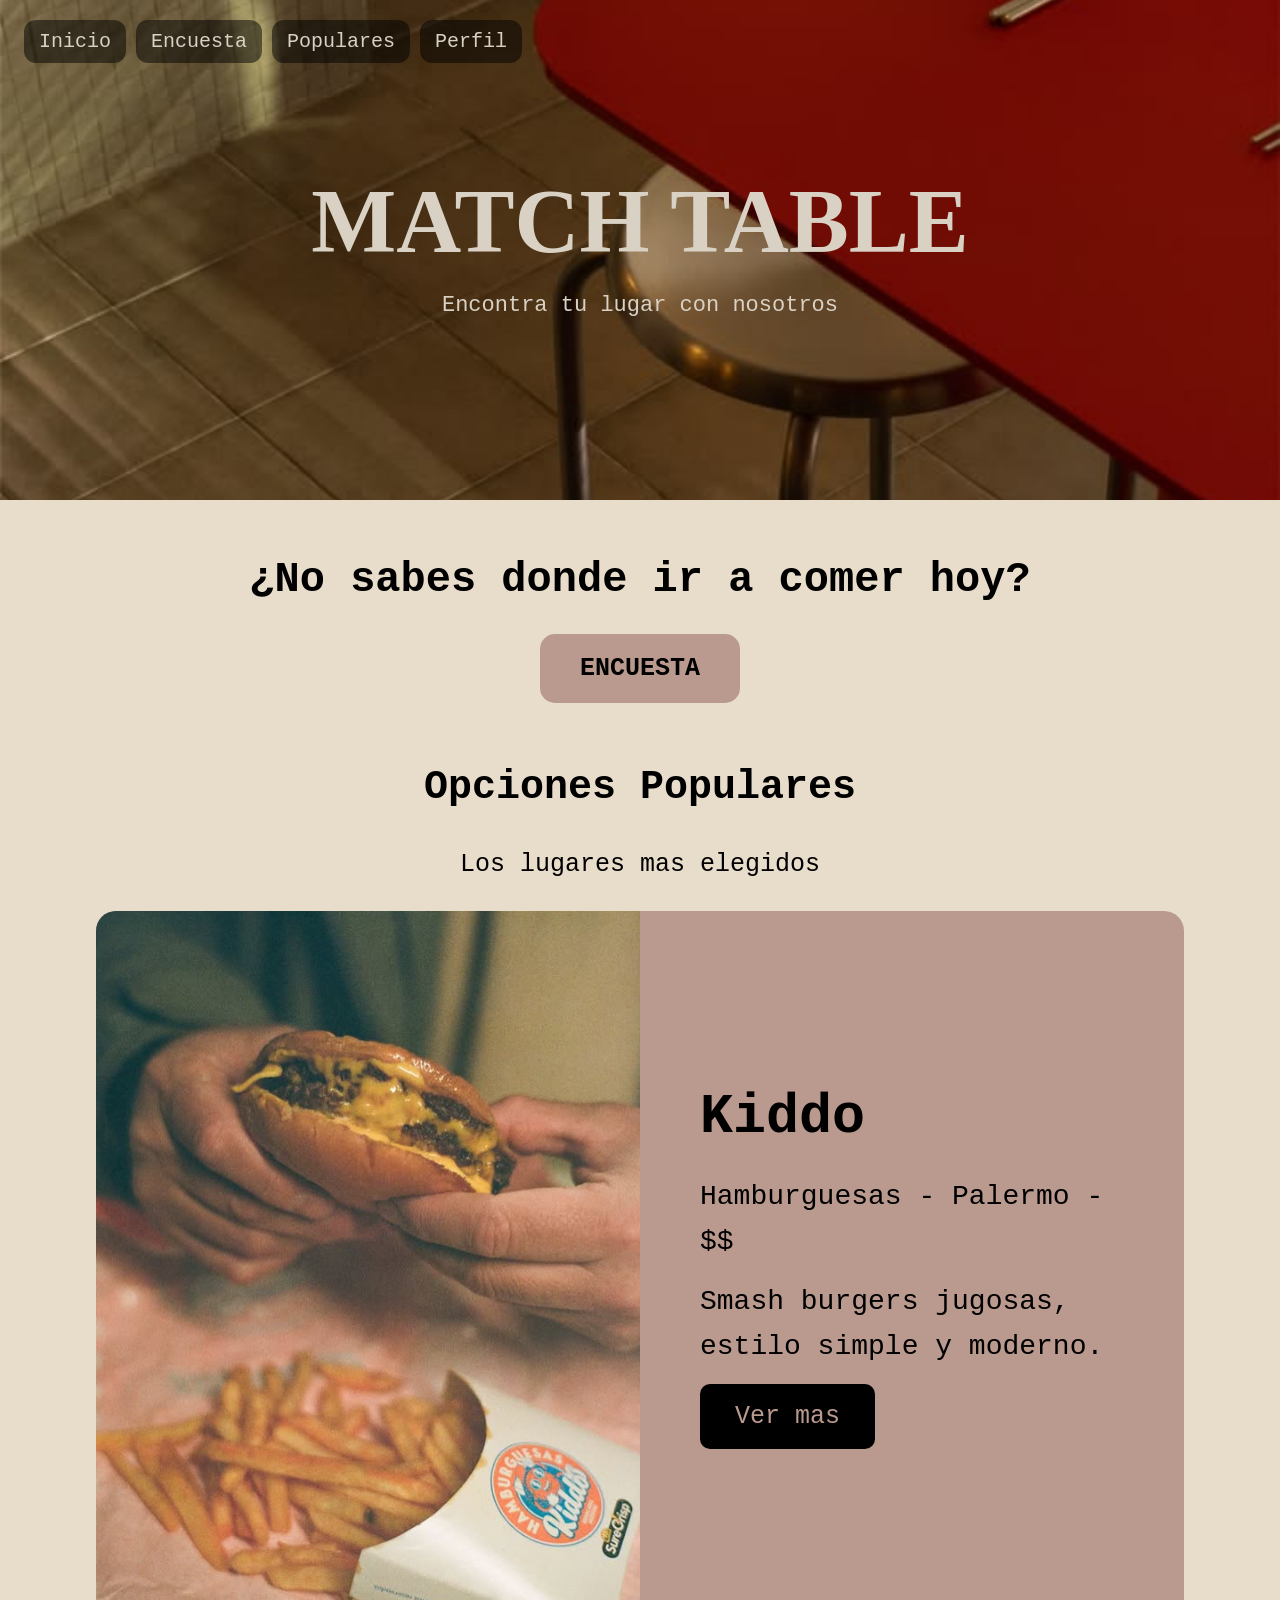
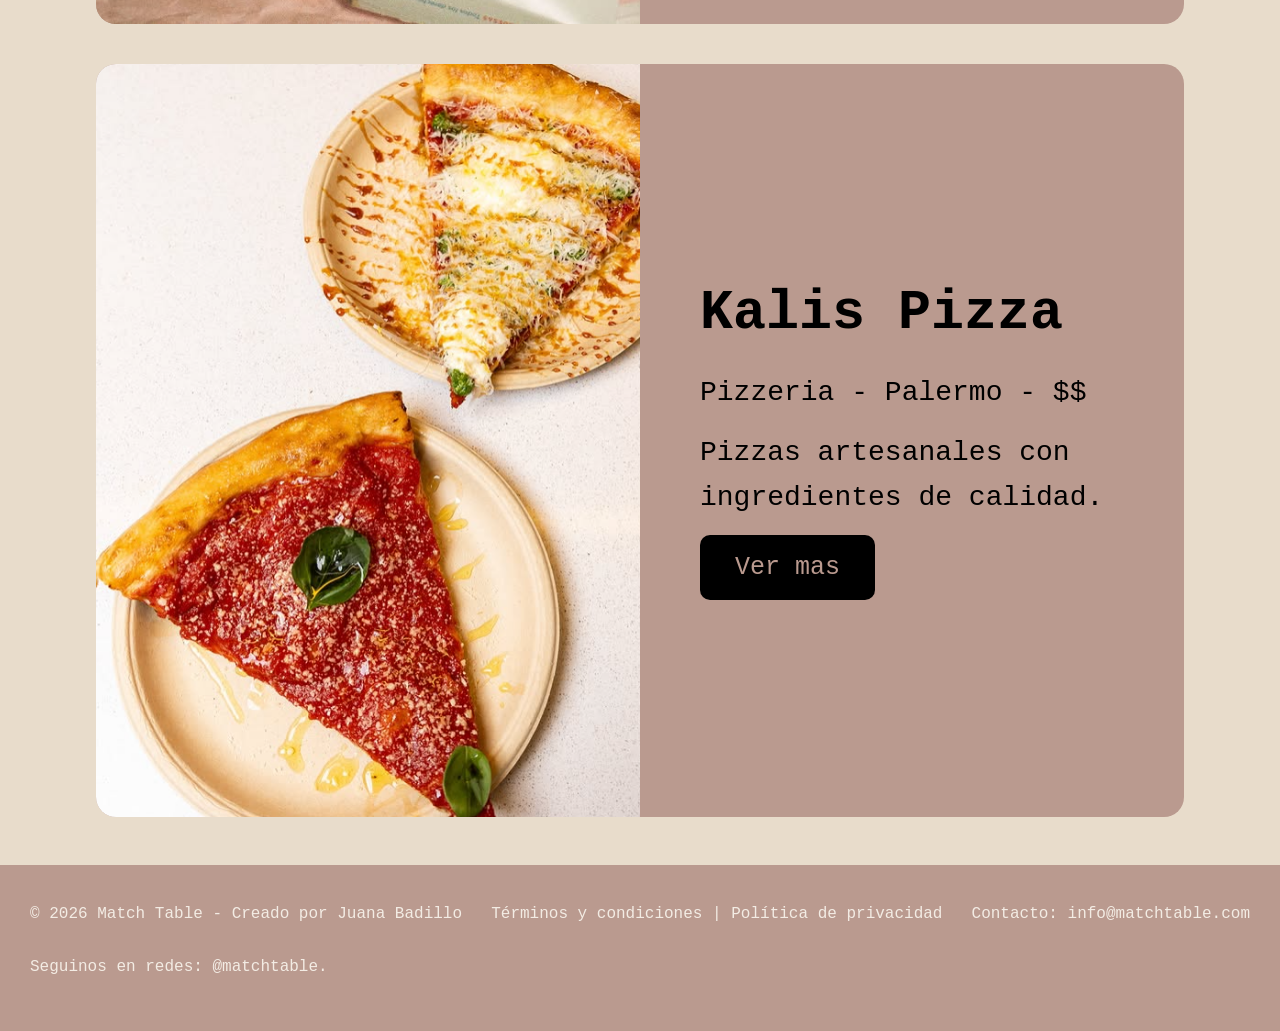
<file: index.html>
<!DOCTYPE html>
<html lang="es">

<head>
  <meta charset="UTF-8">
  <meta name="viewport" content="width=device-width, initial-scale=1, shrink-to-fit=no">
  <title>Match Table</title>
  <link href="https://fonts.googleapis.com/css2?family=Space+Mono:wght@400;700&display=swap" rel="stylesheet">
  <link href="css/estilos.css" rel="stylesheet">
</head>


<body>

  

    <header class="inicio-header"> 
    

        <div class="barra">

    
            <div 
            class="mhamburguesa">☰
            </div>
            <nav class="menu">
          

                <ul>

                    <li><a href="index.html">Inicio</a></li>

                    <li><a href="encuesta.html">Encuesta</a></li>

                    <li><a href="populares.html">Populares</a></li>

                    <li><a href="perfil.html">Perfil</a></li>

                </ul>

            </nav>


        </div>

        <section class="hero">

            <h1>MATCH TABLE</h1>
             <p>Encontra tu lugar con nosotros</p>
            
        </section>

    </header>

    <main>
      <section class="introduccion-encuesta">
      <h2>¿No sabes donde ir a comer hoy?</h2>
            <a href="encuesta.html">ENCUESTA</a>
      </section>

        <section class="titulo">

            <h2>Opciones Populares</h2>

            <p>Los lugares mas elegidos</p>

        </section>

        <section class="populares">

            <article class="card">

                <img src="imagenes/kiddofoto.png" alt="Kiddo">

                <div class="contenido">

                    <h3>Kiddo</h3>

                    <p>Hamburguesas - Palermo - $$</p>

                    <p>
                        Smash burgers jugosas, estilo simple y moderno.
                    </p>

                    <a href="detallekiddo.html">Ver mas</a>

                </div>

            </article>

            <article class="card">

                <img src="imagenes/kalisfotoprincipal.png" alt="Kalis Pizza">

                <div class="contenido">

                    <h3>Kalis Pizza</h3>

                    <p>Pizzeria - Palermo - $$</p>

                    <p>
                        Pizzas artesanales con ingredientes de calidad.
                    </p>

                    <a href="detallekalis.html">Ver mas</a>

                </div>

            </article>

        </section>

    </main>

</body>
<footer class="footer">
            <p>© 2026 Match Table - Creado por Juana Badillo</p>
  
            <p>
                 <a href="#">Términos y condiciones</a> | 
                 <a href="#">Política de privacidad</a>
            </p>

             <p>Contacto: info@matchtable.com</p>

              <p>
             Seguinos en redes: @matchtable.
  </footer>

</html>
</file>
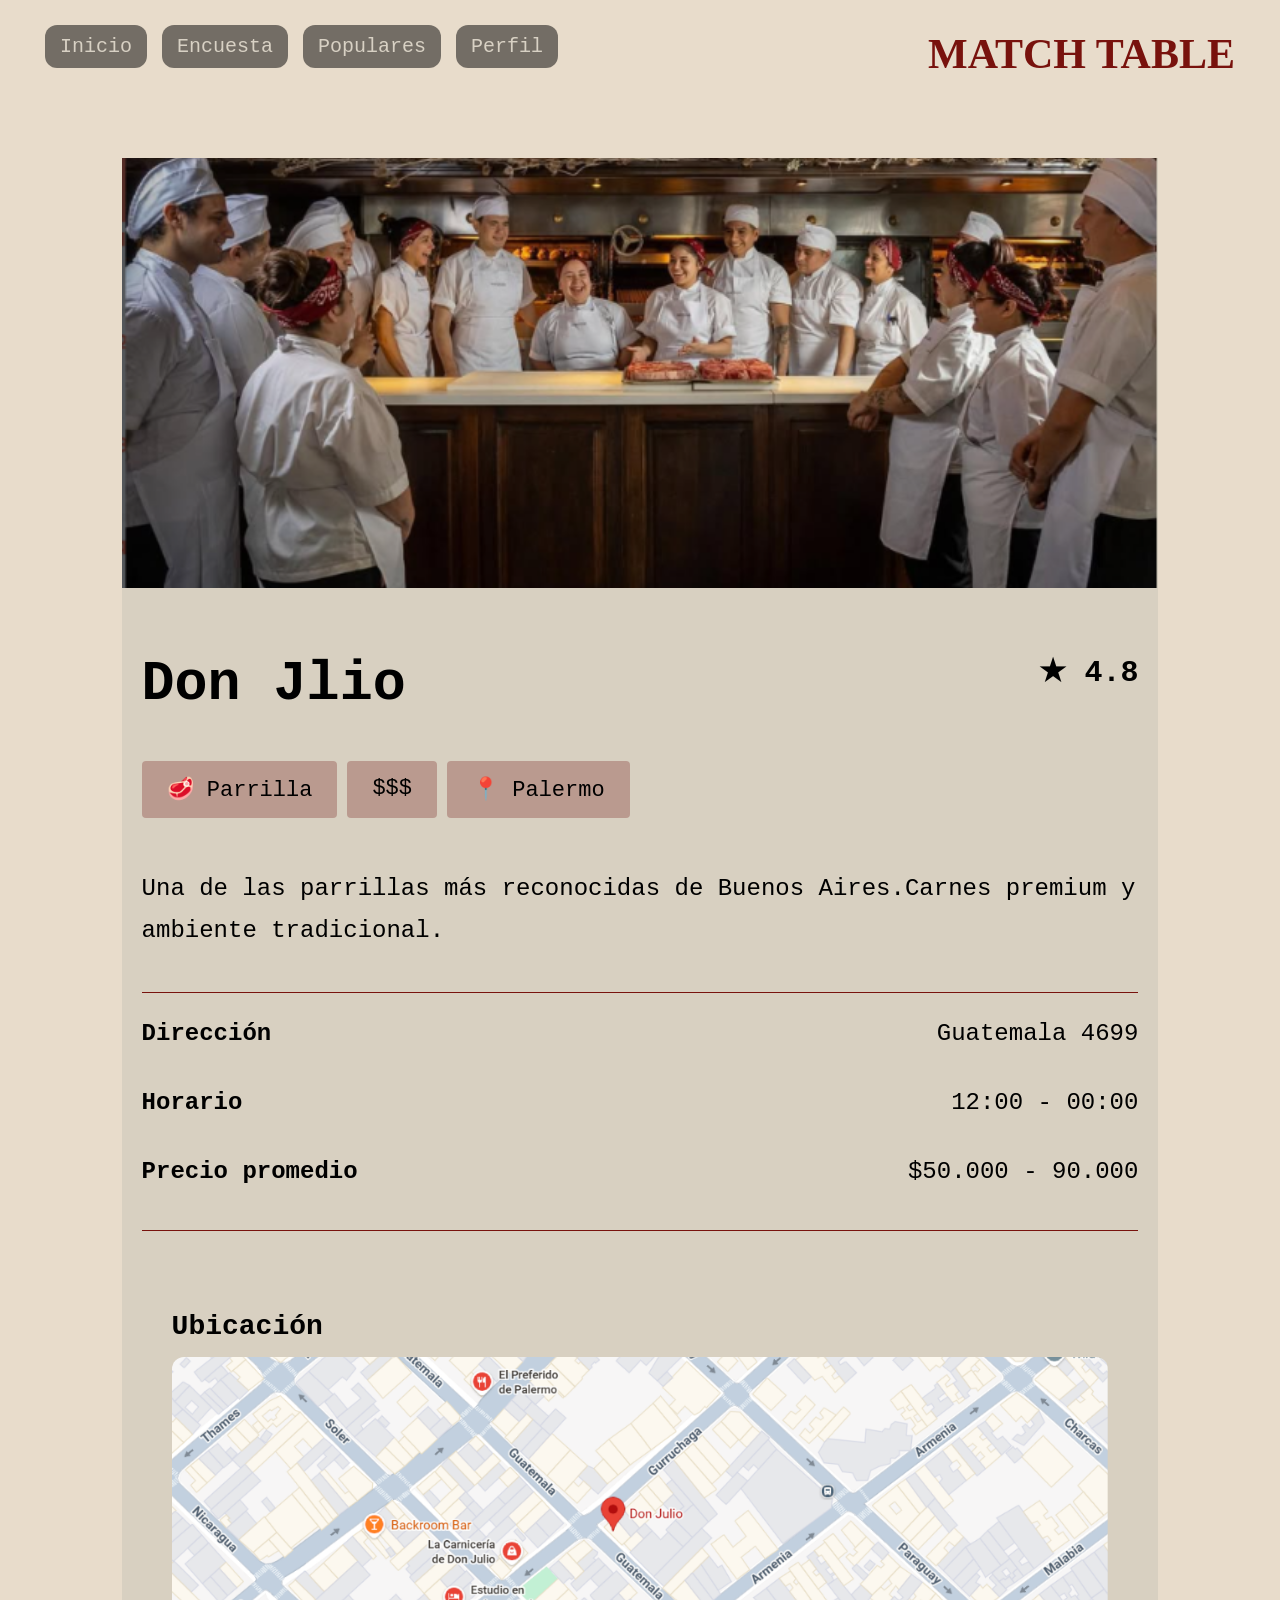
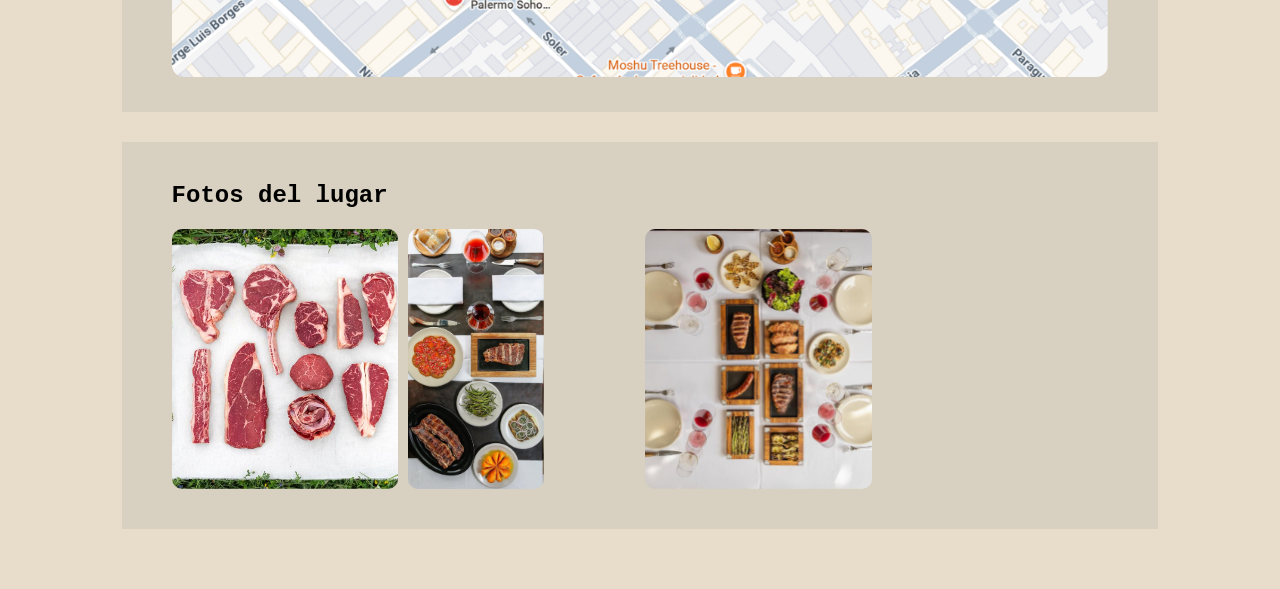
<file: detalledonjulio.html>
<!DOCTYPE html>
<html lang="es">

<head>
  <meta charset="UTF-8">
  <meta name="viewport" content="width=device-width, initial-scale=1, shrink-to-fit=no">
  <title>Match Table - Populares </title>
  <link href="https://fonts.googleapis.com/css2?family=Space+Mono:wght@400;700&display=swap" rel="stylesheet">
  <link href="css/estilos.css" rel="stylesheet">
</head>
<body>
   <header class="simple-header">

    <div class="barra">

        <div class="mhamburguesa">
            ☰
        </div>

        <nav class="menu">
            <ul>
                <li><a href="index.html">Inicio</a></li>
                <li><a href="encuesta.html">Encuesta</a></li>
                <li><a href="populares.html">Populares</a></li>
                <li><a href="perfil.html">Perfil</a></li>
            </ul>
        </nav>

        <div class="logo-texto">
            MATCH TABLE
        </div>

    </div>

</header><main class="detallekiddo">

    <article class="detalle-card">

        <img src="imagenes/chefdonjulio.png" alt="Mesa de Don Julio">

        <h1>Don Jlio <span>★ 4.8</span></h1>

        <div class="tags">
            <p>🥩 Parrilla</p>
            <p>$$$</p>
            <p>📍 Palermo</p>
        </div>

        <p>
             Una de las parrillas más reconocidas de Buenos Aires.Carnes premium y ambiente tradicional.
        </p>

        <div class="info">
            <p><strong>Dirección</strong>  Guatemala 4699</p>
            <p><strong>Horario</strong> 12:00 - 00:00</p>
            <p><strong>Precio promedio</strong>  $50.000 - 90.000</p>
        </div>

    </article>
    <section id="mapa" class="seccion-mapa">

    <h2>Ubicación</h2>

    <img src="imagenes/mapajulio.png" alt="Mapa de Don Julio">

</section>

    <section class="fotos">
        <h2>Fotos del lugar</h2>

        <div class="galeria">
            <img src="imagenes/carnedonjulio.png" alt="Su carne">
            <img src="imagenes/donjulio.png" alt="Mesa Don Julio">
            <img src="imagenes/mesadonjulio.png" alt="Comida en Don Julio">

            
        </div>
    </section>

</main>

</body>
</html>
</file>
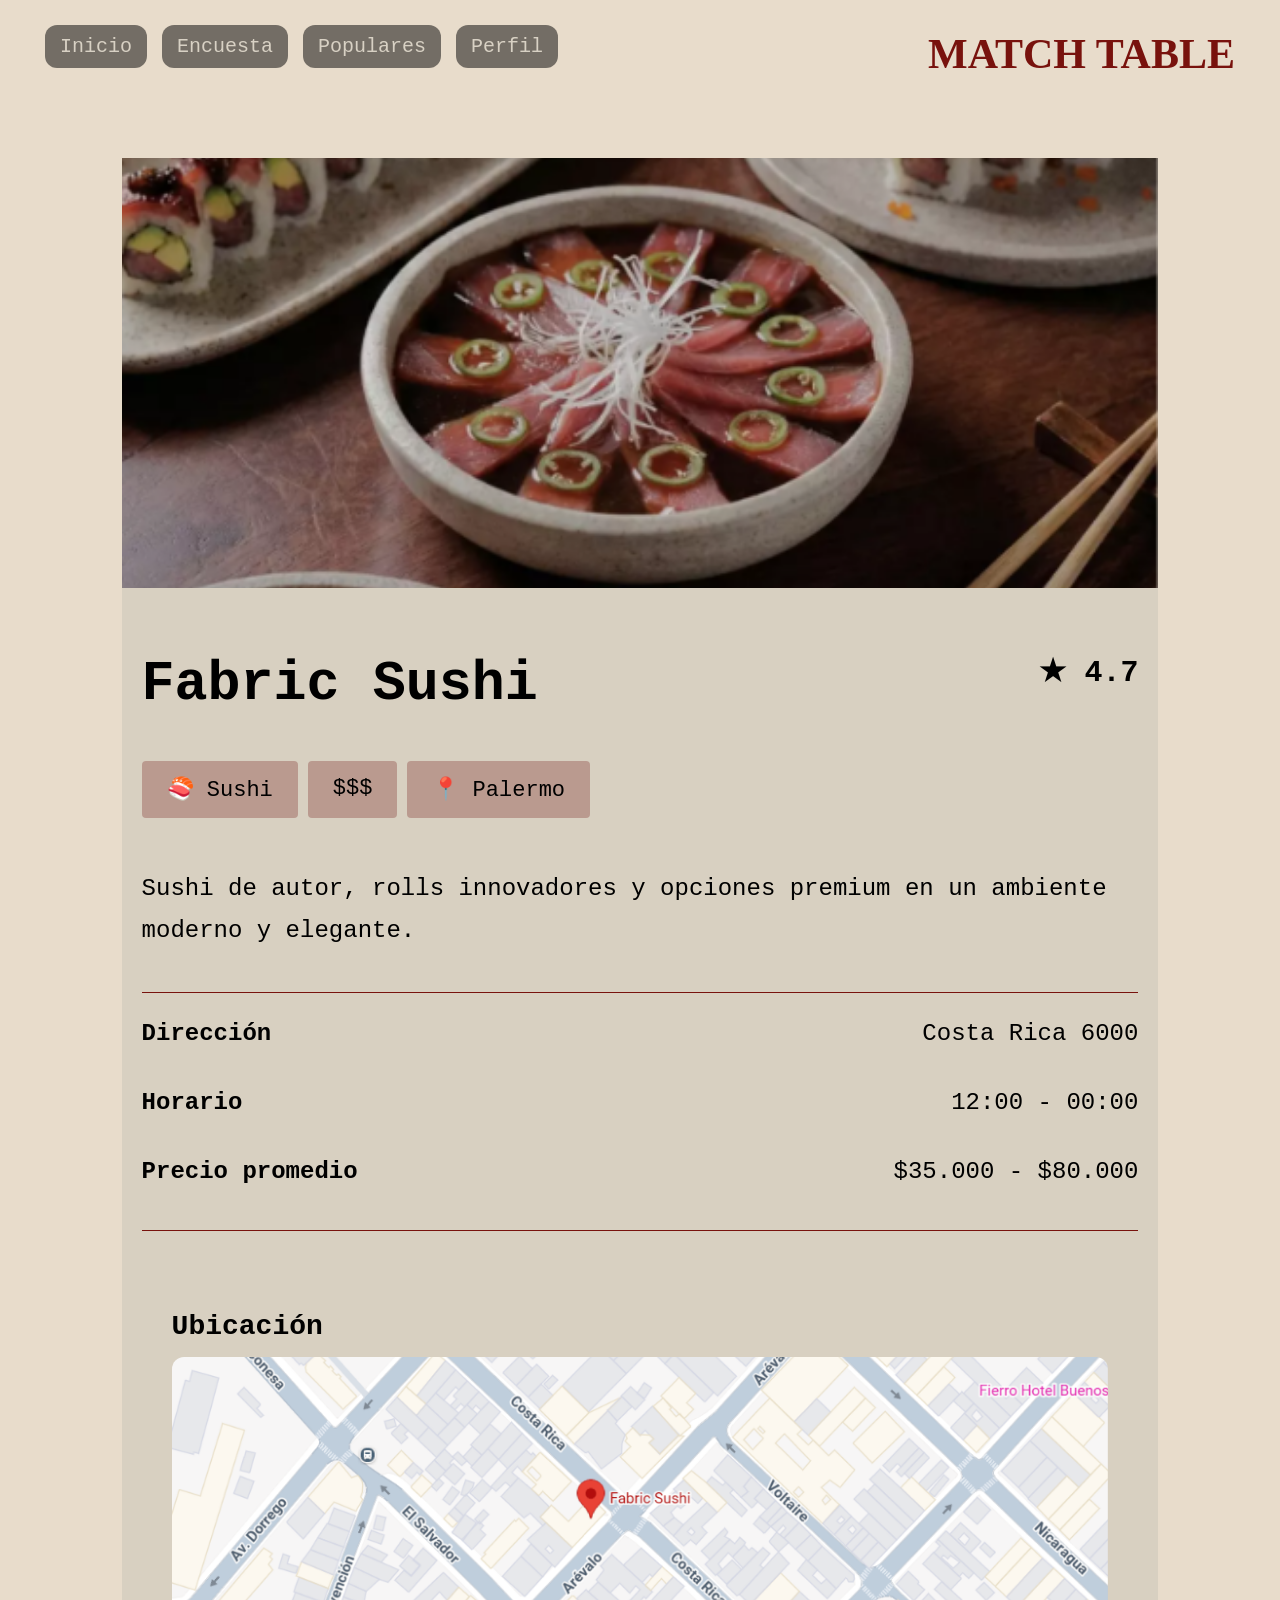
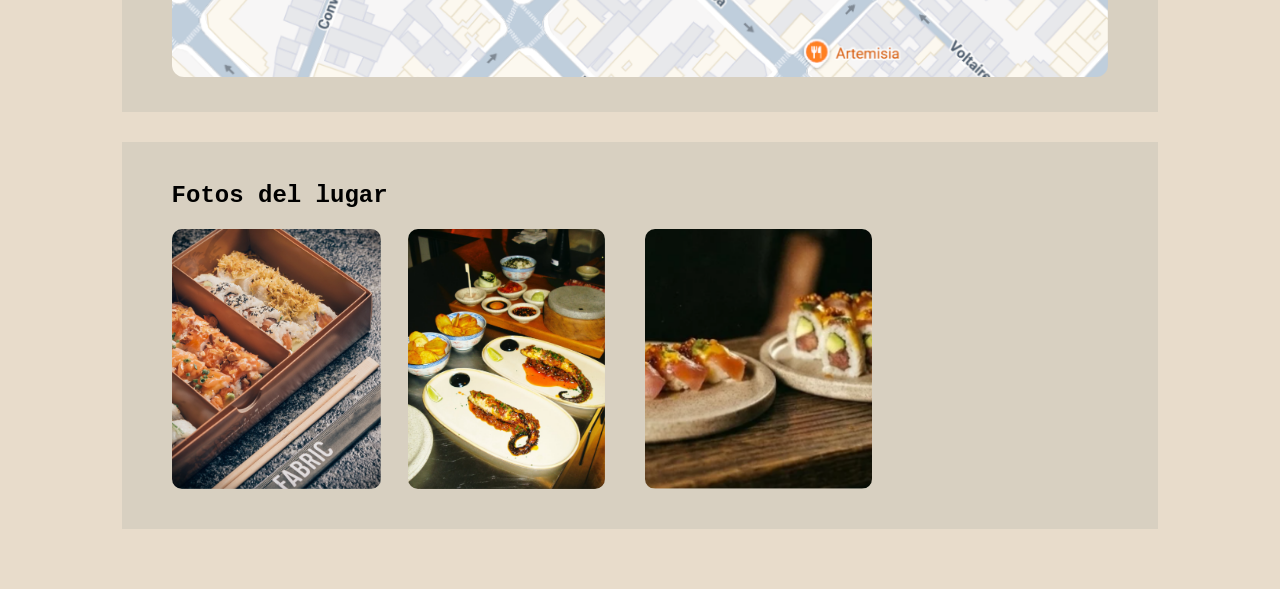
<file: detallefabricsushi.html>
<!DOCTYPE html>
<html lang="es">

<head>
  <meta charset="UTF-8">
  <meta name="viewport" content="width=device-width, initial-scale=1, shrink-to-fit=no">
  <title>Match Table - Populares </title>
  <link href="https://fonts.googleapis.com/css2?family=Space+Mono:wght@400;700&display=swap" rel="stylesheet">
  <link href="css/estilos.css" rel="stylesheet">
</head>
<body>
   <header class="simple-header">

    <div class="barra">

        <div class="mhamburguesa">
            ☰
        </div>

        <nav class="menu">
            <ul>
                <li><a href="index.html">Inicio</a></li>
                <li><a href="encuesta.html">Encuesta</a></li>
                <li><a href="populares.html">Populares</a></li>
                <li><a href="perfil.html">Perfil</a></li>
            </ul>
        </nav>

        <div class="logo-texto">
            MATCH TABLE
        </div>

    </div>

</header>
<main class="detallekiddo">

    <article class="detalle-card">

        <img src="imagenes/vermassushi.png" alt="Hamburguesa Kiddo">

        <h1>Fabric Sushi <span>★ 4.7</span></h1>

        <div class="tags">
            <p>🍣 Sushi</p>
            <p>$$$</p>
            <p>📍 Palermo</p>
        </div>

        <p>
            Sushi de autor, rolls innovadores y opciones premium en un ambiente moderno y elegante.
        </p>

        <div class="info">
            <p><strong>Dirección</strong> Costa Rica 6000</p>
            <p><strong>Horario</strong> 12:00 - 00:00</p>
            <p><strong>Precio promedio</strong> $35.000 - $80.000</p>
        </div>

    </article>
    <section id="mapa" class="seccion-mapa">

    <h2>Ubicación</h2>

    <img src="imagenes/mapasushi.png" alt="Mapa de Fabric Sushi">

</section>

    <section class="fotos">
        <h2>Fotos del lugar</h2>

        <div class="galeria">
            <img src="imagenes/cajasushi.png" alt="Comida Kiddo">
            <img src="imagenes/sushif.png" alt="Local Kiddo">
            <img src="imagenes/sushi.png" alt="Hamburguesa Kiddo">
        </div>
    </section>

</main>

</body>
</html>
</file>
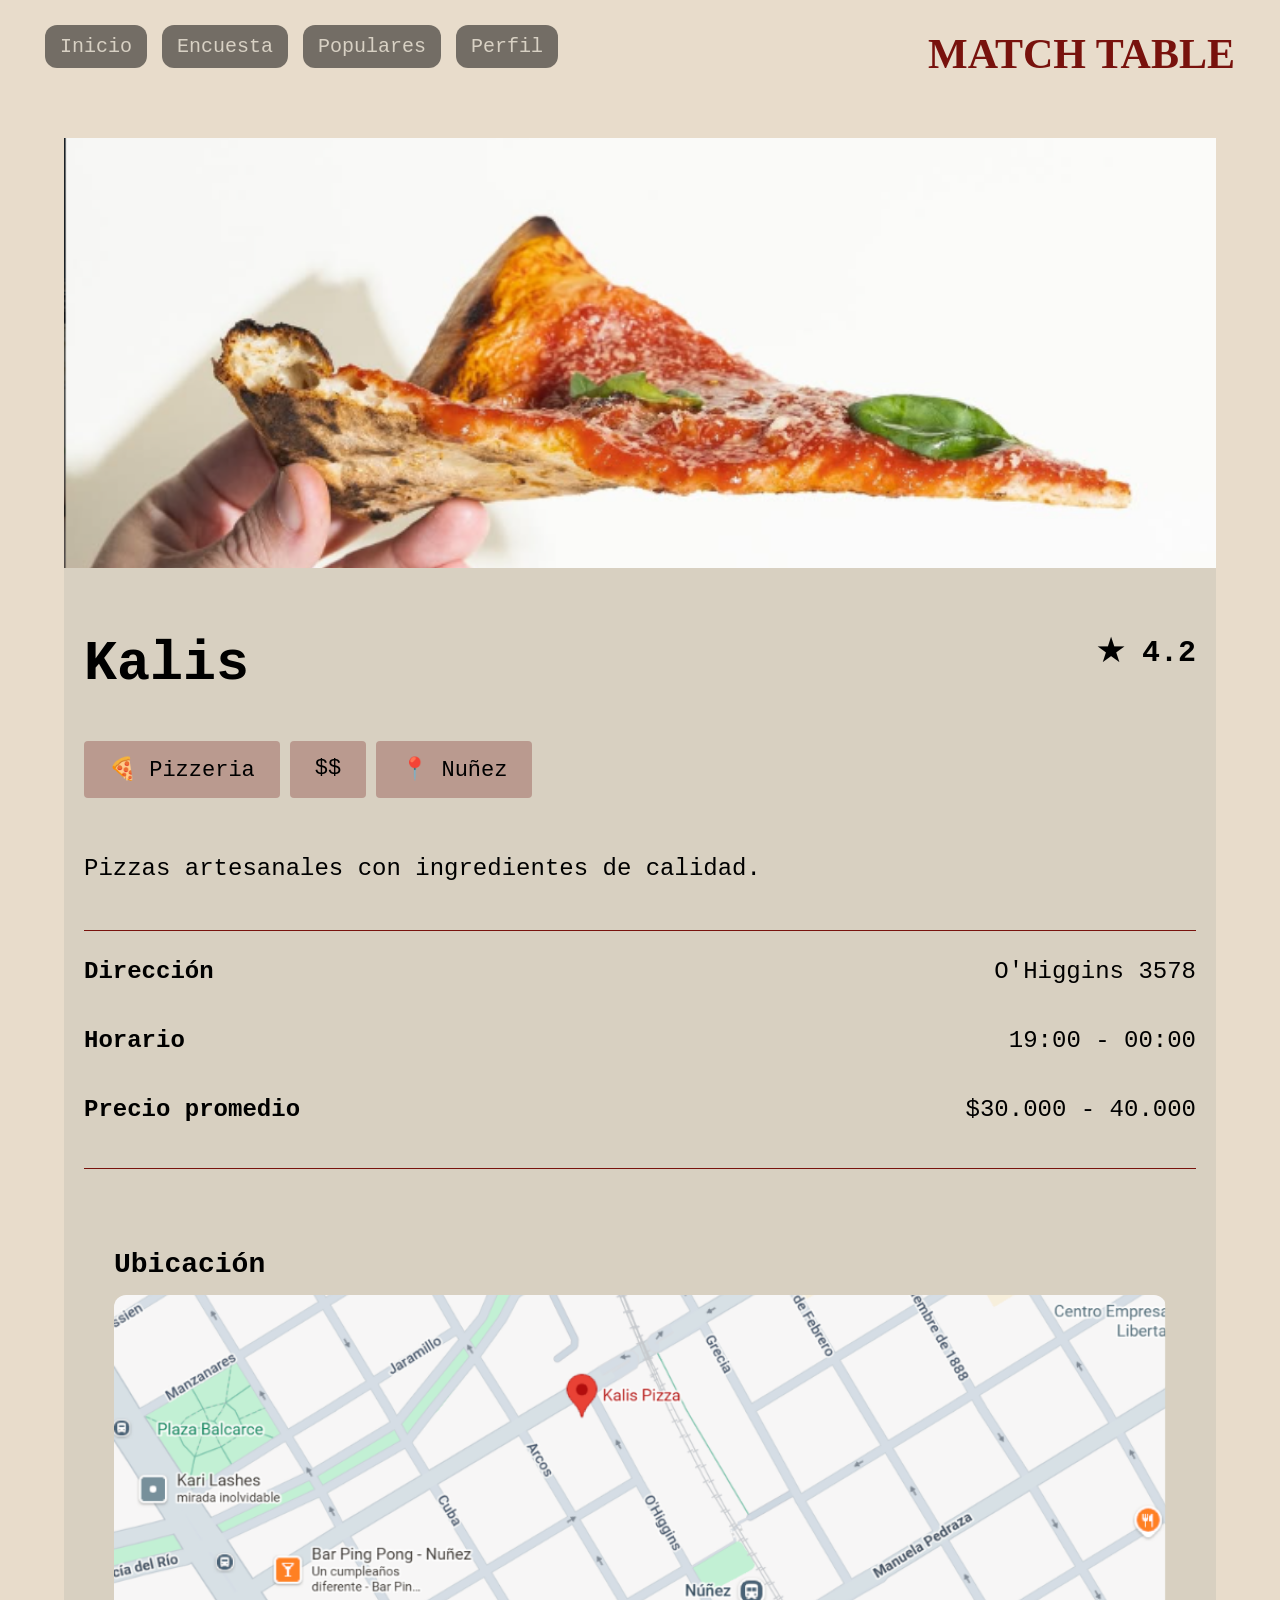
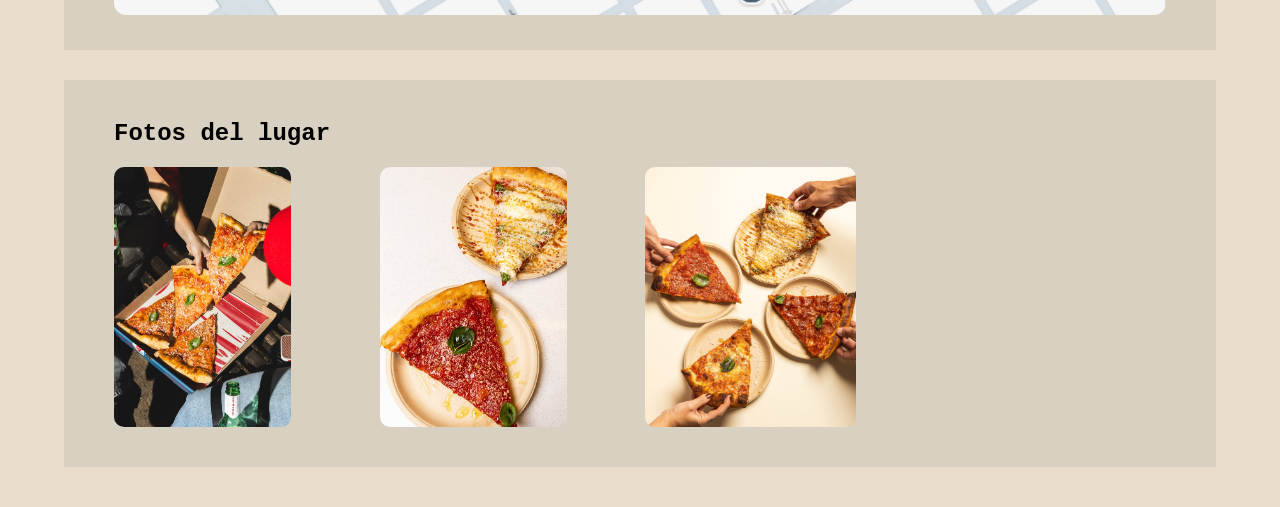
<file: detallekalis.html>
<!DOCTYPE html>
<html lang="es">

<head>
  <meta charset="UTF-8">
  <meta name="viewport" content="width=device-width, initial-scale=1, shrink-to-fit=no">
  <title>Match Table — Kalis</title>
  <link href="https://fonts.googleapis.com/css2?family=Space+Mono:wght@400;700&display=swap" rel="stylesheet">
  <link href="css/estilos.css" rel="stylesheet">
</head>


<body>
    

<header class="simple-header">

    <div class="barra">

        <div class="mhamburguesa">
            ☰
        </div>

        <nav class="menu">
            <ul>
                <li><a href="index.html">Inicio</a></li>
                <li><a href="encuesta.html">Encuesta</a></li>
                <li><a href="populares.html">Populares</a></li>
                <li><a href="perfil.html">Perfil</a></li>
            </ul>
        </nav>

        <div class="logo-texto">
            MATCH TABLE
        </div>

    </div>

</header>



<main class="detallekalis">

    <article class="detalle-card">

        <img src="imagenes/imagenprincipalkalis.png" alt="Pizza kalis">

        <h1>Kalis <span>★ 4.2</span></h1>

        <div class="tags">
            <p>🍕 Pizzeria</p>
            <p>$$</p>
            <p>📍 Nuñez</p>
        </div>

        <p>
            Pizzas artesanales con ingredientes de calidad.
        </p>

        <div class="info">
            <p><strong>Dirección</strong> O'Higgins 3578</p>
            <p><strong>Horario</strong> 19:00 - 00:00</p>
            <p><strong>Precio promedio</strong> $30.000 - 40.000</p>
        </div>



    </article>
    <section id="mapa" class="seccion-mapa">

    <h2>Ubicación</h2>

    <img src="imagenes/mapakallis.png" alt="Mapa de Kalis">

</section>

    <section class="fotos">
        <h2>Fotos del lugar</h2>

        <div class="galeria">
            <img src="imagenes/kallisfav.png" alt="La pizza de Kalis">
            <img src="imagenes/kalisfotoprincipal.png" alt="La mas rica">
            <img src="imagenes/todaslaspizzas.png" alt="Las 4 pizzas de Kalis">
        </div>
    </section>

</main>

</body>
</html>
</file>
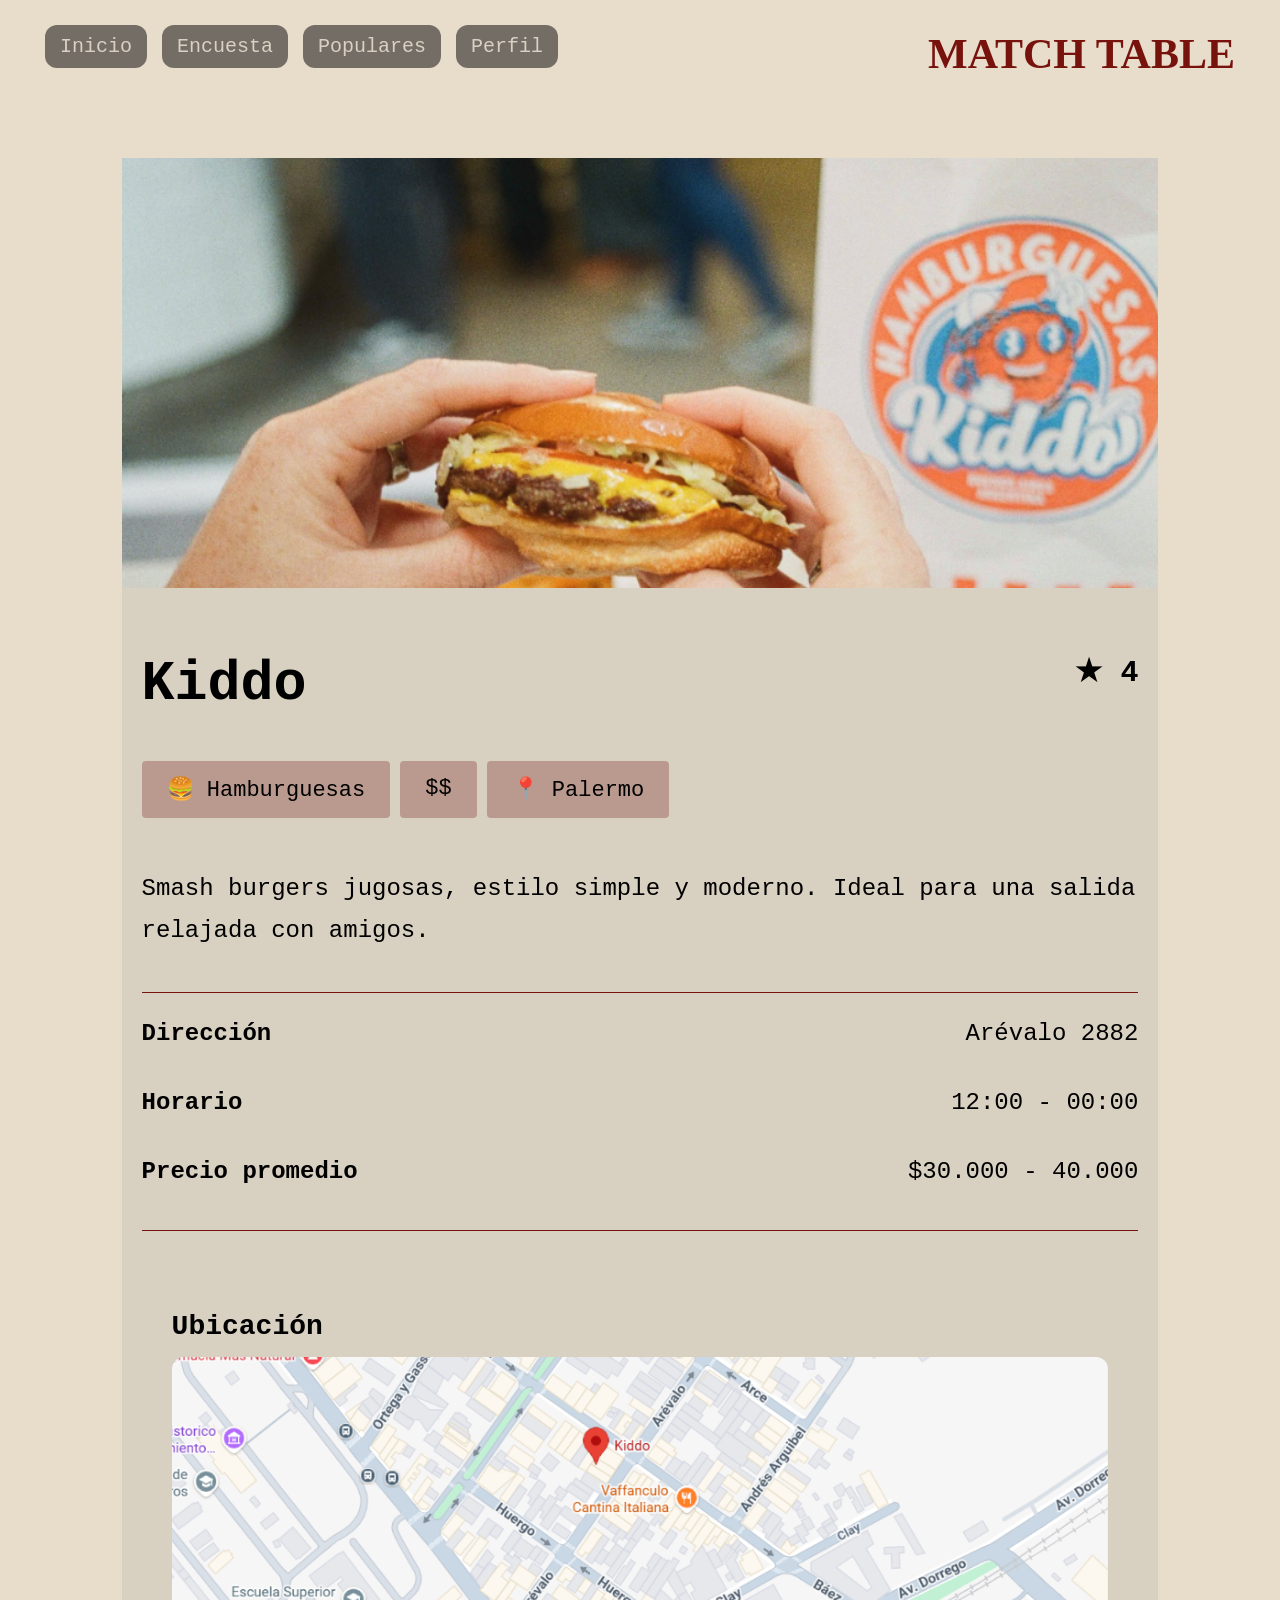
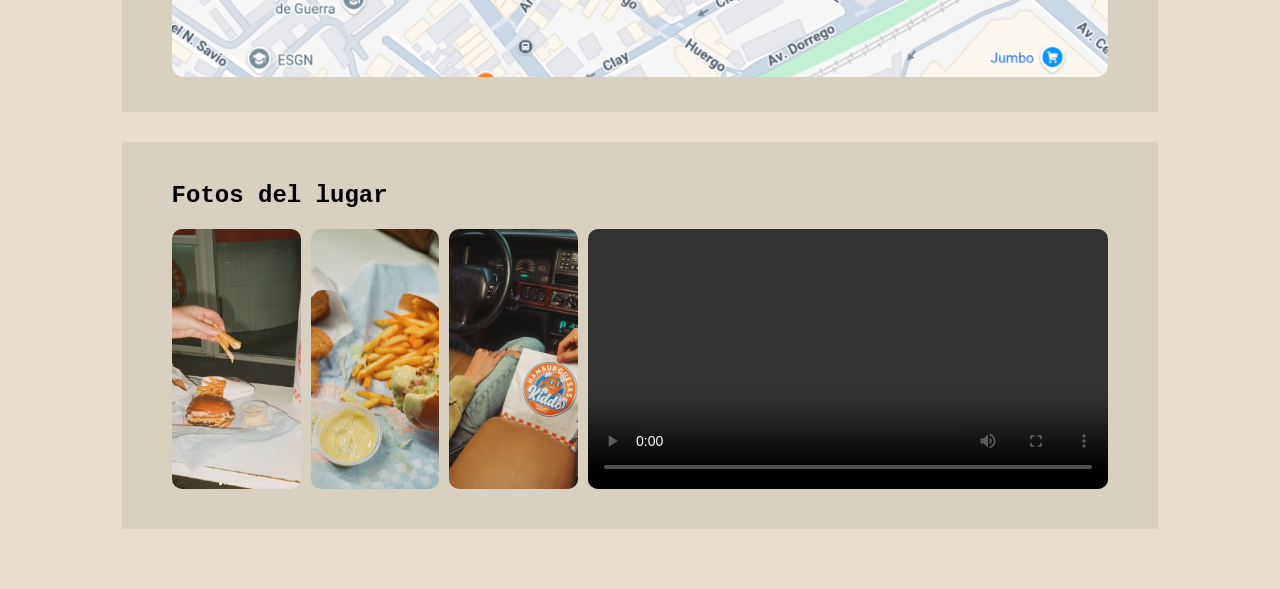
<file: detallekiddo.html>
<!DOCTYPE html>
<html lang="es">

<head>
  <meta charset="UTF-8">
  <meta name="viewport" content="width=device-width, initial-scale=1, shrink-to-fit=no">
  <title>Match Table — Kiddo</title>
  <link href="https://fonts.googleapis.com/css2?family=Space+Mono:wght@400;700&display=swap" rel="stylesheet">
  <link href="css/estilos.css" rel="stylesheet">
</head>


<body>
   <header class="simple-header">

    <div class="barra">

        <div class="mhamburguesa">
            ☰
        </div>

        <nav class="menu">
            <ul>
                <li><a href="index.html">Inicio</a></li>
                <li><a href="encuesta.html">Encuesta</a></li>
                <li><a href="populares.html">Populares</a></li>
                <li><a href="perfil.html">Perfil</a></li>
            </ul>
        </nav>

        <div class="logo-texto">
            MATCH TABLE
        </div>

    </div>

</header>



<main class="detallekiddo">

    <article class="detalle-card">

        <img src="imagenes/kiddofotosdellugarr.png" alt="Hamburguesa Kiddo">

        <h1>Kiddo <span>★ 4</span></h1>

        <div class="tags">
            <p>🍔 Hamburguesas</p>
            <p>$$</p>
            <p>📍 Palermo</p>
        </div>

        <p>
            Smash burgers jugosas, estilo simple y moderno. Ideal para una salida relajada con amigos.
        </p>

        <div class="info">
            <p><strong>Dirección</strong> Arévalo 2882</p>
            <p><strong>Horario</strong> 12:00 - 00:00</p>
            <p><strong>Precio promedio</strong> $30.000 - 40.000</p>
        </div>

    </article>
    <section id="mapa" class="seccion-mapa">

    <h2>Ubicación</h2>

    <img src="imagenes/mapakiddo.png" alt="Mapa de Kiddo">

</section>

    <section class="fotos">
        <h2>Fotos del lugar</h2>

        <div class="galeria">
            <img src="imagenes/kiddofotosdellugar.png" alt="Comida Kiddo">
            <img src="imagenes/kiddopapasynuggets.png" alt="Local Kiddo">
            <img src="imagenes/kiddofotoauto.png" alt="Hamburguesa Kiddo">
            <video controls=""
            </video>
        </div>
    </section>

</main>

</body>
</html>
</file>
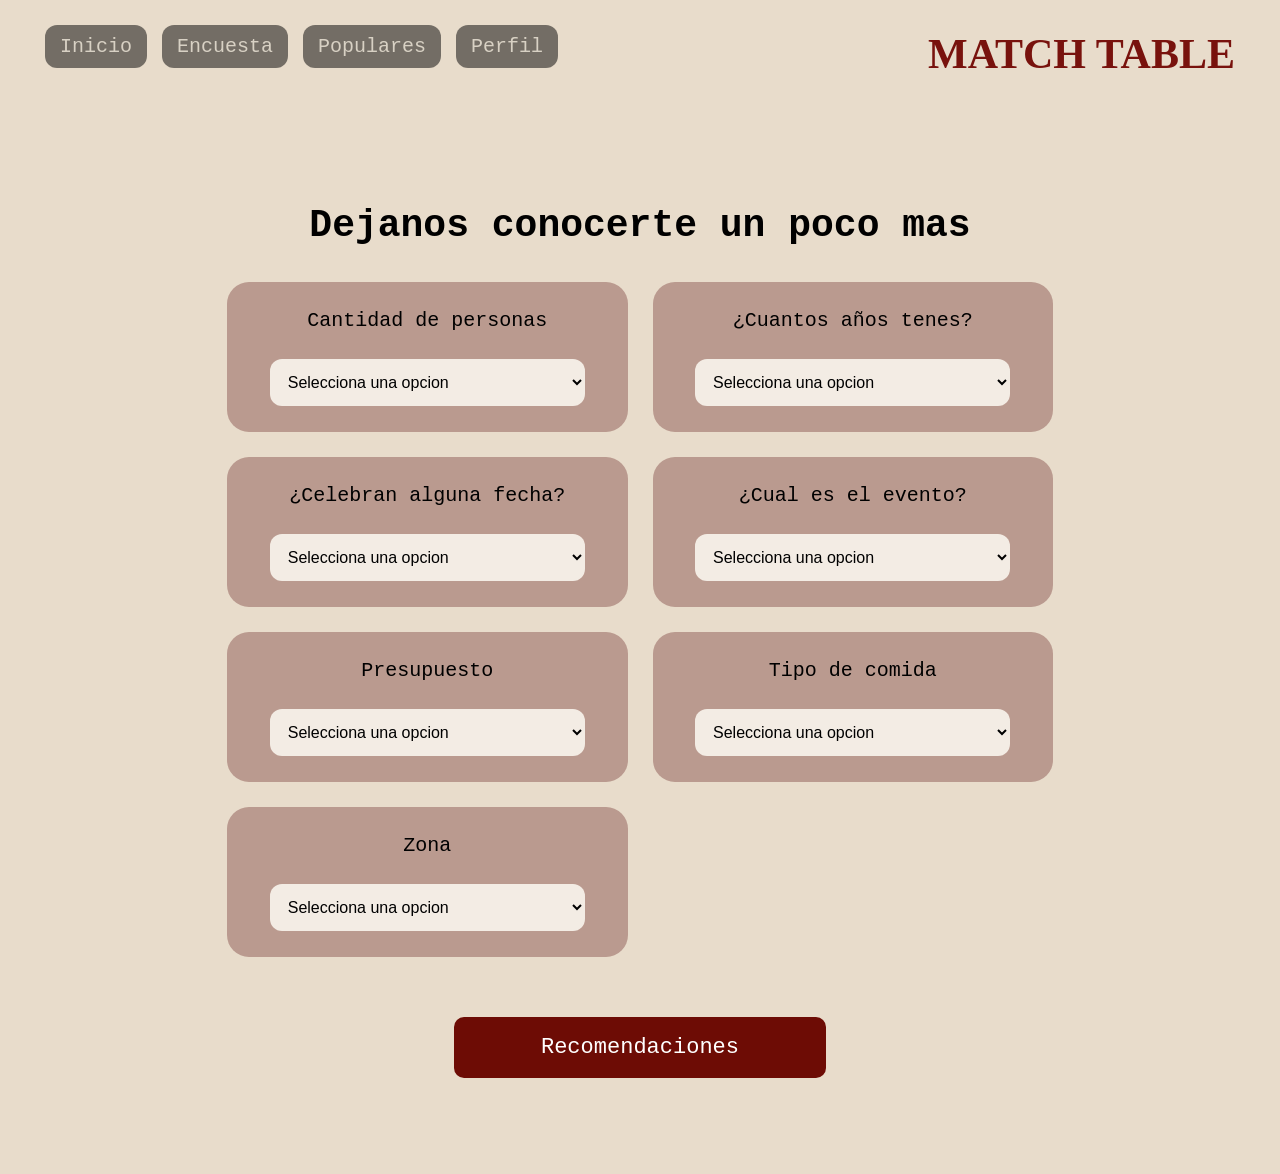
<file: encuesta.html>
<!DOCTYPE html>
<html lang="es">

<head>
  <meta charset="UTF-8">
  <meta name="viewport" content="width=device-width, initial-scale=1, shrink-to-fit=no">
  <title>Match Table — Encuesta</title>
  <link href="https://fonts.googleapis.com/css2?family=Space+Mono:wght@400;700&display=swap" rel="stylesheet">
  <link href="css/estilos.css" rel="stylesheet">
</head>

<body>

<header class="simple-header">



    <div class="barra">

        <div class="mhamburguesa">
            ☰
        </div>

        <nav class="menu">
            <ul>
                <li><a href="index.html">Inicio</a></li>
                <li><a href="encuesta.html">Encuesta</a></li>
                <li><a href="populares.html">Populares</a></li>
                <li><a href="perfil.html">Perfil</a></li>
            </ul>
        </nav>

        <div class="logo-texto">
            MATCH TABLE
        </div>

    </div>


</header>

<section class="encuesta">

    <h2>Dejanos conocerte un poco mas</h2>

    <form>
    <div class="seleccion">
        <label>Cantidad de personas</label>

        <select>
            <option>Selecciona una opcion</option>
            <option>2 personas</option>
            <option>3 a 4 personas</option>
            <option>5 a 6 personas</option>
            <option>Más de 6 personas</option>
        </select>
    </div>
<div class="seleccion">
        <label>¿Cuantos años tenes?</label>

        <select>
            <option>Selecciona una opcion</option>
            <option>18 a 25 años</option>
            <option>26 a 35 años</option>
            <option>Más de 35 años</option>
        </select>
</div>
<div class="seleccion">
        <label>¿Celebran alguna fecha?</label>


        <select>
            <option>Selecciona una opcion</option>
            <option>Sí</option>
            <option>No</option>
        </select>
</div>
<div class="seleccion">
        <label>¿Cual es el evento?</label>

        <select>
            <option>Selecciona una opcion</option>
                <option>Cumpleaños</option>
                <option>Aniversario</option>
                <option>Salida con amigos</option>
                <option>Cena familiar</option>
                <option>Otro</option>
        </select>
</div>
<div class="seleccion">

        <label>Presupuesto</label>

        <select>
            <option>Selecciona una opcion</option>
             <option>$10.000 - $20.000</option>
                <option>$20.000 - $30.000</option>
             <option>$30.000 - $40.000</option>
             <option>Más de $40.000</option>
        </select>
</div>
<div class="seleccion">

        <label>Tipo de comida</label>

        <select>
            <option>Selecciona una opcion</option>
            <option>Pizza</option>
            <option>Hamburguesas</option>
             <option>Pastas</option>
            <option>Sushi</option>
            <option>Comida mexicana</option>
        </select>
</div>
<div class="seleccion">

        <label>Zona</label>

        <select>
            <option>Selecciona una opcion</option>
             <option>Palermo</option>
            <option>Belgrano</option>
            <option>Recoleta</option>
            <option>Caballito</option>
            <option>Villa Urquiza</option>
        </select>
</div>

       <a class="ver-recomendaciones" href="resultados.html">

    Recomendaciones

</a>

    </form>

</section>

</body>

</html>
</file>
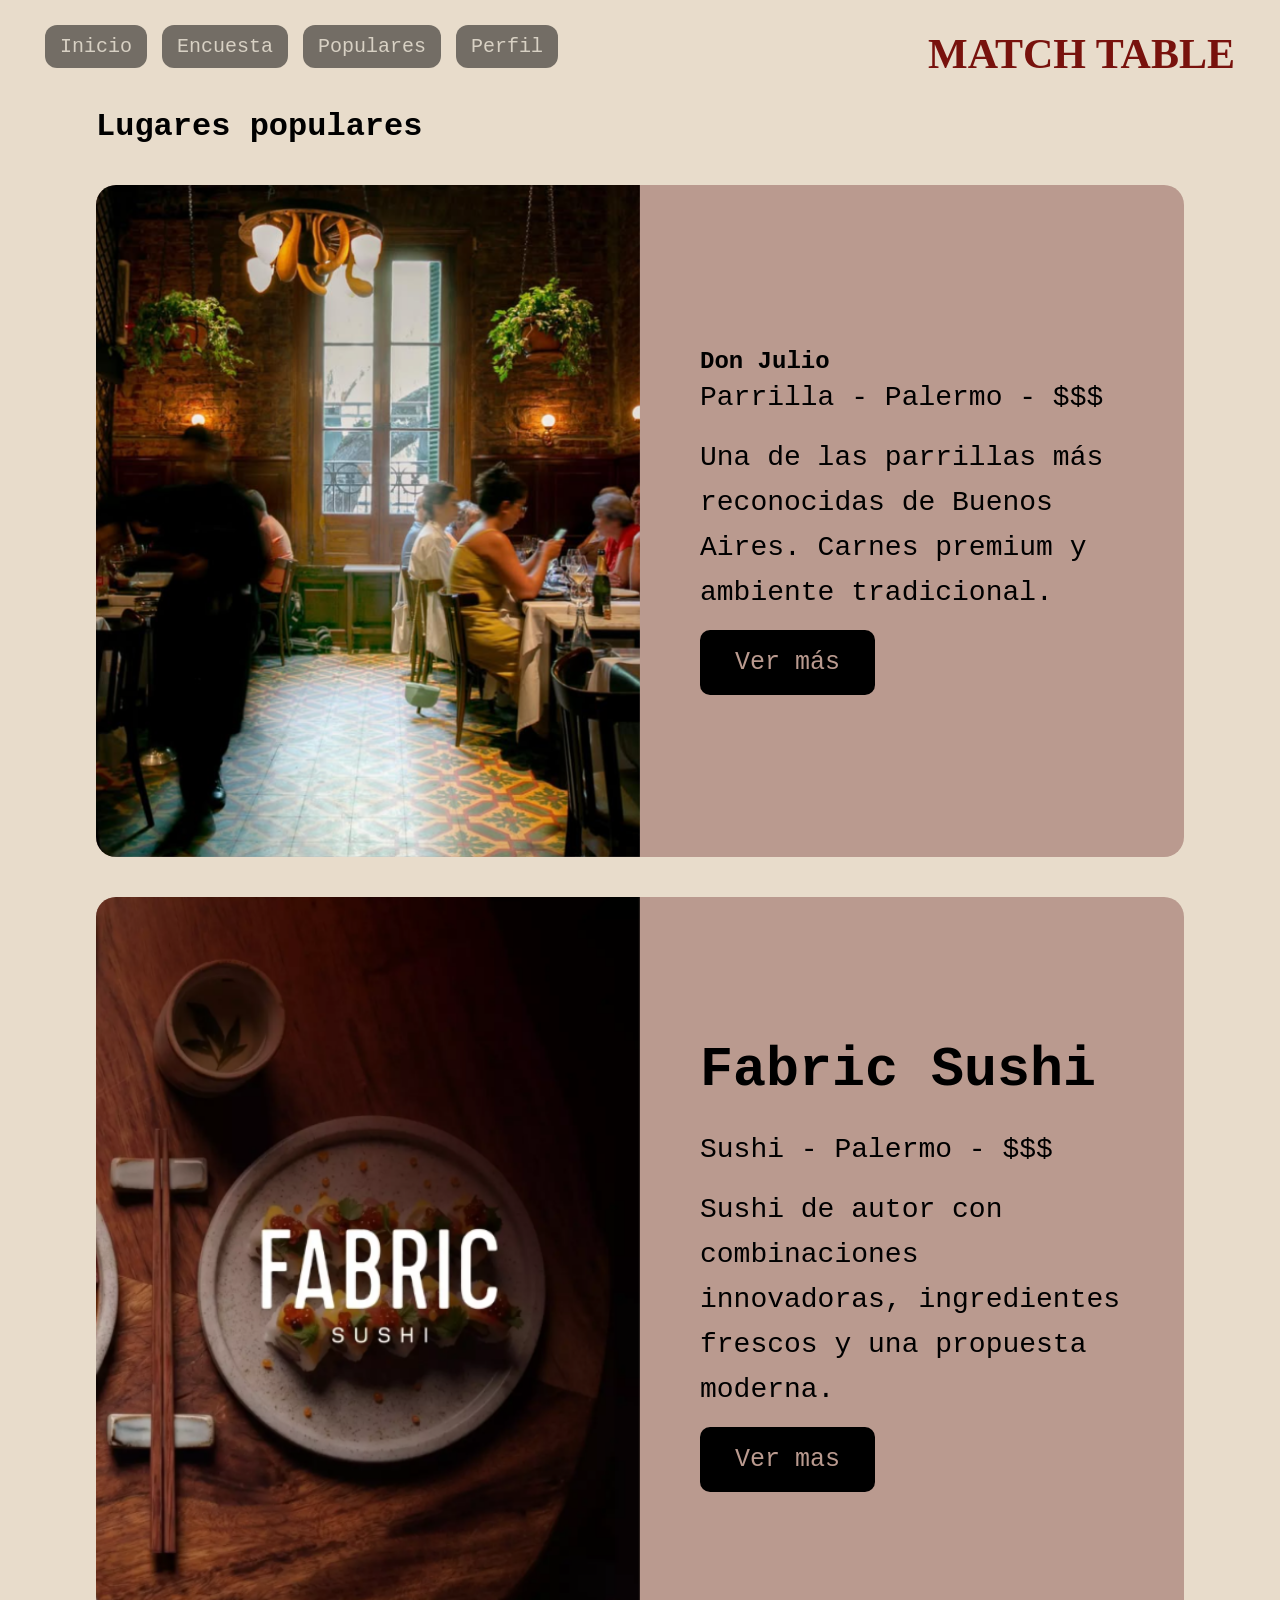
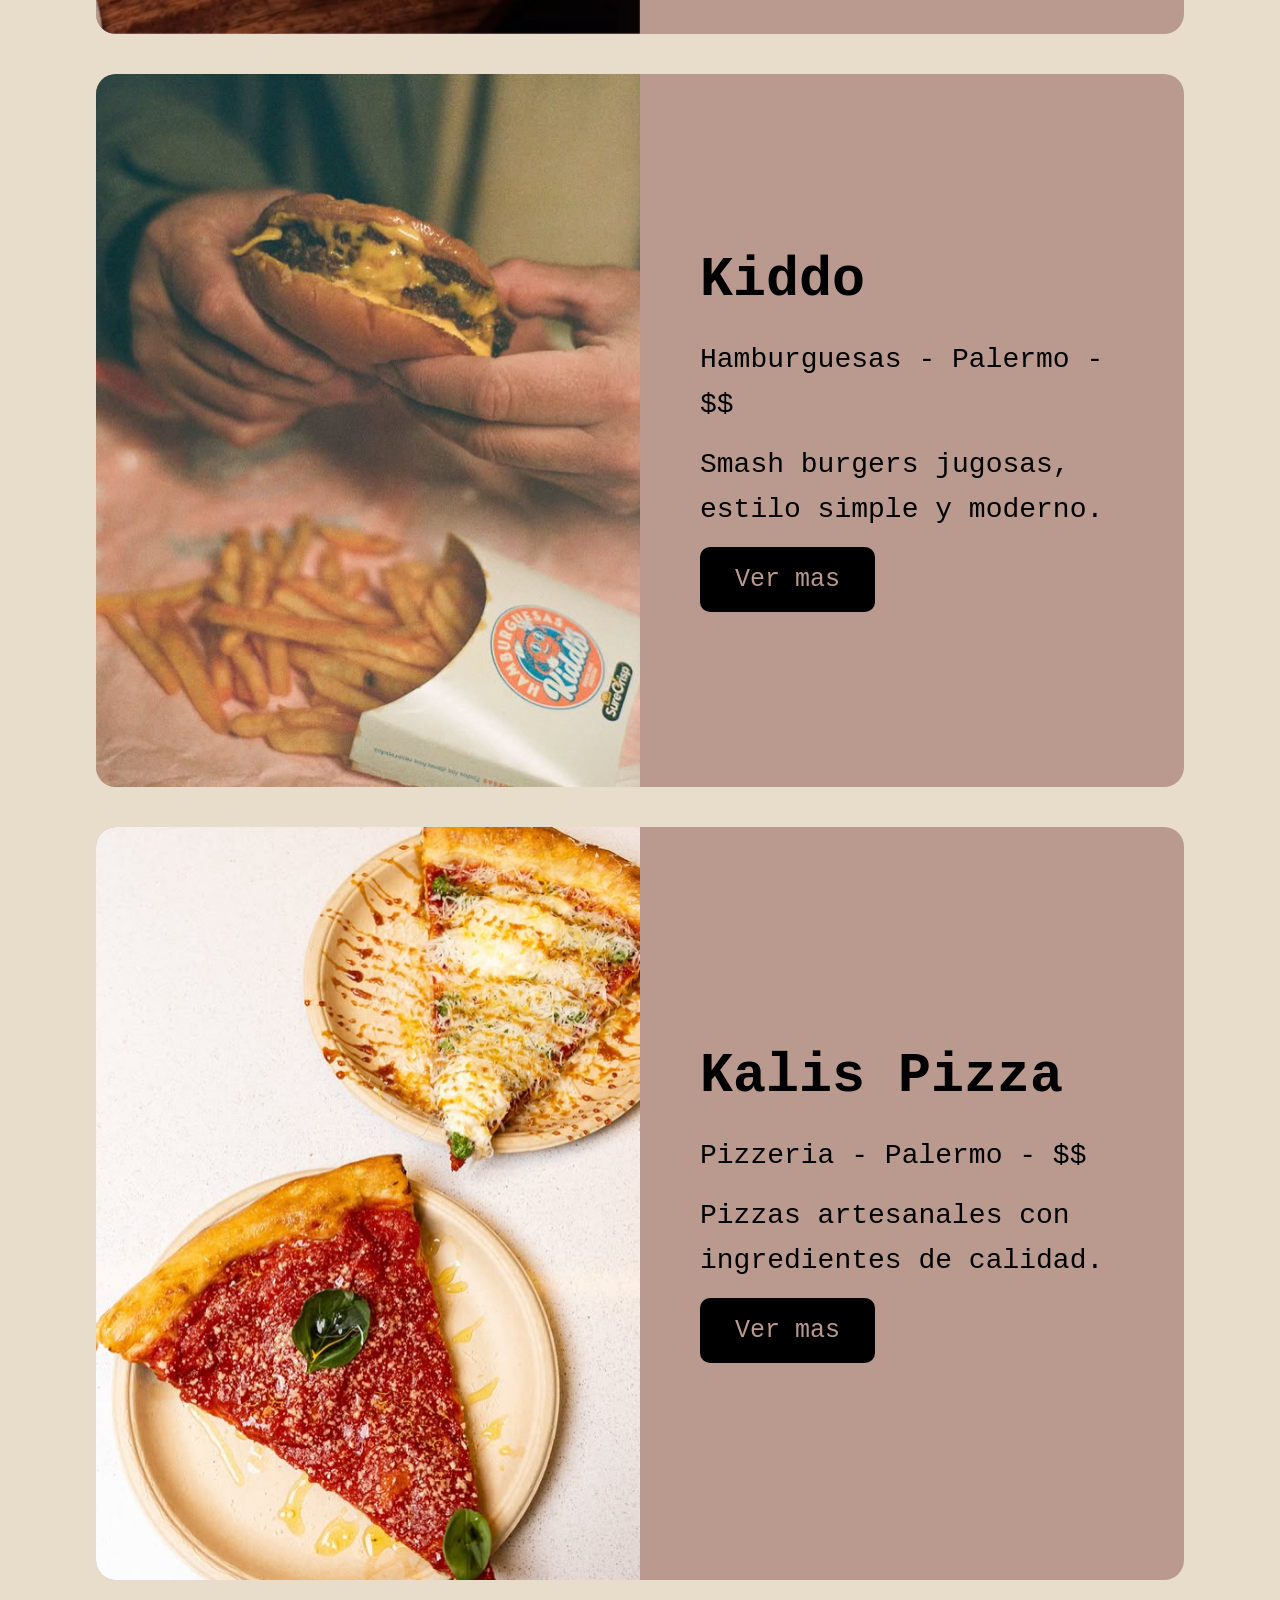
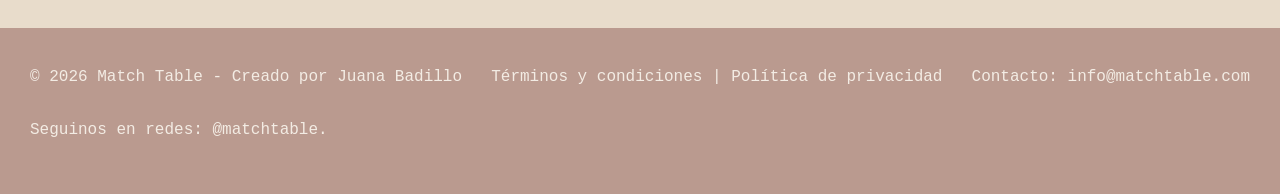
<file: populares.html>
<!DOCTYPE html>
<html lang="es">

<head>
  <meta charset="UTF-8">
  <meta name="viewport" content="width=device-width, initial-scale=1, shrink-to-fit=no">
  <title>Match Table - Populares </title>
  <link href="https://fonts.googleapis.com/css2?family=Space+Mono:wght@400;700&display=swap" rel="stylesheet">
  <link href="css/estilos.css" rel="stylesheet">
</head>
<body>
   <header class="simple-header">

    <div class="barra">

        <div class="mhamburguesa">
            ☰
        </div>

        <nav class="menu">
            <ul>
                <li><a href="index.html">Inicio</a></li>
                <li><a href="encuesta.html">Encuesta</a></li>
                <li><a href="populares.html">Populares</a></li>
                <li><a href="perfil.html">Perfil</a></li>
            </ul>
        </nav>

        <div class="logo-texto">
            MATCH TABLE
        </div>

    </div>

</header>
<main class="populares">

        <h1>Lugares populares</h1>

 <article class="card">

            <img src="imagenes/iniciodonjulio.png" alt="Don Julio">

            <div class="contenido">

                <h2>Don Julio</h2>

                <p>Parrilla - Palermo - $$$</p>

                <p>
                    Una de las parrillas más reconocidas de Buenos Aires.
                    Carnes premium y ambiente tradicional.
                </p>

                <a href="detalledonjulio.html">Ver más</a>

            </div>

        </article>
        <article class="card">

    <img src="imagenes/inicosushi.png" alt="Fabric Sushi">

    <div class="contenido">

        <h3>Fabric Sushi</h3>

        <p>Sushi - Palermo - $$$</p>

        <p>
            Sushi de autor con combinaciones innovadoras, ingredientes frescos y una propuesta moderna.
        </p>

        <a href="detallefabricsushi.html">Ver mas</a>

    </div>

</article>

<article class="card">

                <img src="imagenes/kiddofoto.png" alt="Kiddo">

                <div class="contenido">

                    <h3>Kiddo</h3>

                    <p>Hamburguesas - Palermo - $$</p>

                    <p>
                        Smash burgers jugosas, estilo simple y moderno.
                    </p>

                    <a href="detallekiddo.html">Ver mas</a>

                </div>

            </article>

            <article class="card">

                <img src="imagenes/kalisfotoprincipal.png" alt="Kalis Pizza">

                <div class="contenido">

                    <h3>Kalis Pizza</h3>

                    <p>Pizzeria - Palermo - $$</p>

                    <p>
                        Pizzas artesanales con ingredientes de calidad.
                    </p>

                    <a href="detallekalis.html">Ver mas</a>

                </div>

            </article>

    </main>

    <footer class="footer">
            <p>© 2026 Match Table - Creado por Juana Badillo</p>
  
            <p>
                 <a href="#">Términos y condiciones</a> | 
                 <a href="#">Política de privacidad</a>
            </p>

             <p>Contacto: info@matchtable.com</p>

              <p>
             Seguinos en redes: @matchtable.
  </footer>

</body>
</html>
</file>
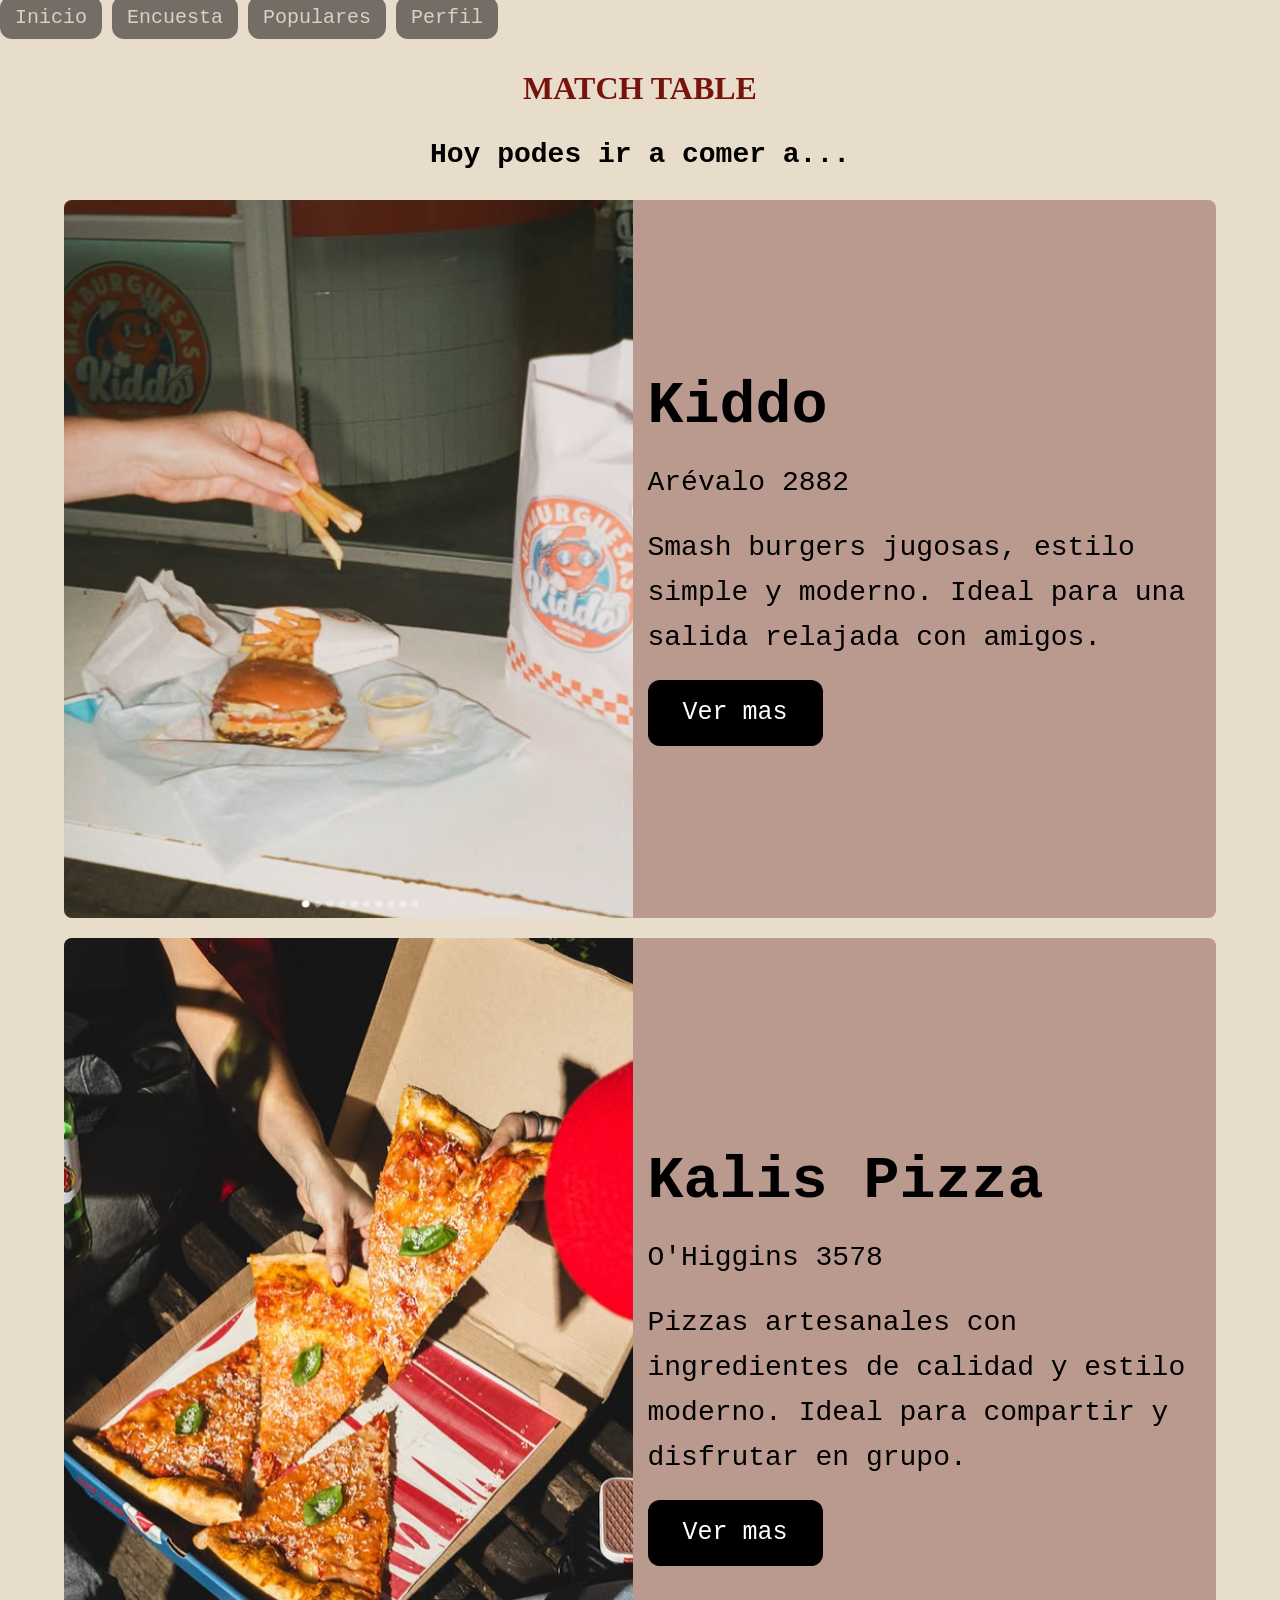
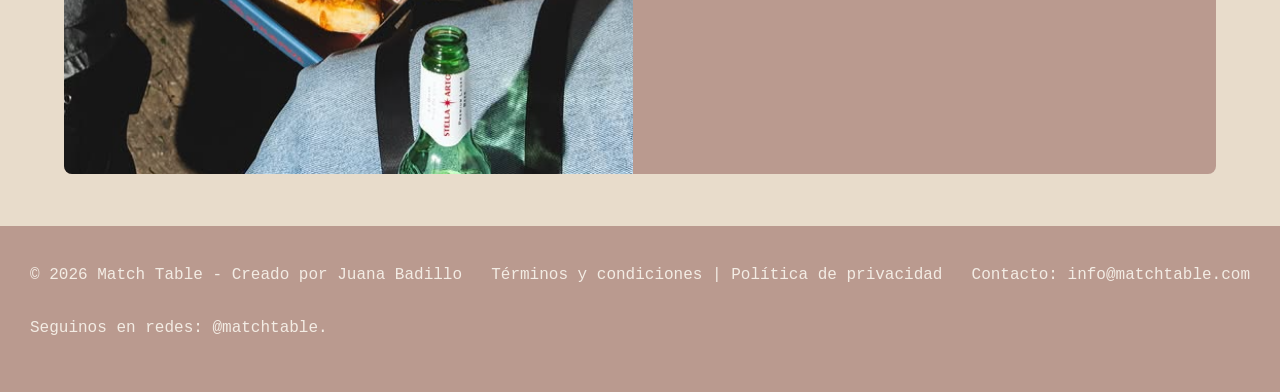
<file: resultados.html>
<!DOCTYPE html>
<html lang="es">

<head>
  <meta charset="UTF-8">
  <meta name="viewport" content="width=device-width, initial-scale=1, shrink-to-fit=no">
  <title>Match Table — Resultados</title>
  <link href="https://fonts.googleapis.com/css2?family=Space+Mono:wght@400;700&display=swap" rel="stylesheet">
  <link href="css/estilos.css" rel="stylesheet">
</head>


<body>

<header class="titulo-encuesta"> 

    <div class="barra">


            <div 
            class="mhamburguesa">☰
            </div>

        <nav class="menu">

            <ul>
               
                <li><a href="index.html">Inicio</a></li>

                <li><a href="encuesta.html">Encuesta</a></li>

                 <li><a href="populares.html">Populares</a></li>

                <li><a href="perfil.html">Perfil</a></li>

            </ul>

        </nav>

    </div>
    <div class="logo-texto">MATCH TABLE</div>  
</header>

<main class="recomendaciones">

    <h1>Hoy podes ir a comer a...</h1>

    <article class="reco-card">
        <img src="imagenes/kiddofotosdellugar.png" alt="Kiddo">

        <div>
            <h2>Kiddo</h2>
            <p>Arévalo 2882</p>
            <p>Smash burgers jugosas, estilo simple y moderno. Ideal para una salida relajada con amigos.</p>
            <a href="detallekiddo.html">Ver mas</a>
        </div>
    </article>

    <article class="reco-card">
        <img src="imagenes/kallisfav.png" alt="Kalis Pizza">

        <div>
            <h2>Kalis Pizza</h2>
            <p>O'Higgins 3578</p>
            <p>Pizzas artesanales con ingredientes de calidad y estilo moderno. Ideal para compartir y disfrutar en grupo.</p>
            <a href="detallekalis.html">Ver mas</a>
        </div>
    </article>

</main>




  <footer class="footer">
            <p>© 2026 Match Table - Creado por Juana Badillo</p>
  
            <p>
                 <a href="#">Términos y condiciones</a> | 
                 <a href="#">Política de privacidad</a>
            </p>

             <p>Contacto: info@matchtable.com</p>

              <p>
             Seguinos en redes: @matchtable.
  </footer>

</body>
</html>
</file>
<file: css/estilos.css>
@import url('https://fonts.googleapis.com/css2?family=Intel+One+Mono:ital,wght@0,300..700;1,300..700&family=Patrick+Hand&display=swap');
@import url('https://fonts.googleapis.com/css2?family=Intel+One+Mono:ital,wght@0,300..700;1,300..700&display=swap');


*{
  border: 0;
    margin: 0;

    padding: 0;

    box-sizing: border-box;

}



body{

    background-color: #e8dccb;

    font-family: 'Courier New', Courier, monospace;

}



img{

    max-width: 100%;
}



.inicio-header{

    background-image: url(../imagenes/fotoinicio.png);

    background-repeat: no-repeat;

    background-position: center;

    background-size: cover;

    min-height: 500px;

    padding: 1.5em;

}



.barra{

    position: relative;
    height: 50px;

}



.logo img{

    width: 60px;

}



nav ul{

    list-style: none;

    display: flex;

    flex-direction: column;

    gap: 10px;

}

nav a{

    text-decoration: none;

    color: #d8d1c4;

    background-color: rgba(0,0,0,0.6);

    padding: 10px;

    border-radius: 10px;

    display: block;

}



.hero{

    display: flex;

    flex-direction: column;

    justify-content: center;

    align-items: center;

    text-align: center;

    margin-top: 6em;

    gap: 20px;

}

.hero h1{

    font-size: 55px;

    color: #d8d1c4;
    font-family: cursive;

}

.hero p{

    color: #d8d1c4;

    font-size: 22px;
    font-family: 'Courier New', Courier, monospace;

}


.inicio{

    text-align: center;

    padding: 4em 2em;
    


}

.inicio p{

    font-size: 22px;
    margin-bottom: 30px;
    font-family: 'Courier New', Courier, monospace;


}


.titulo{

    text-align: center;

    padding: 2em;

}

.titulo h2{

    font-size: 40px;
    margin-bottom: 10px;
    font-family: 'Courier New', Courier, monospace;
    padding: 30px;


}
.titulo p{
    font-size: 25px;
}

.introduccion-encuesta{
    font-size: 28px;
    color: black;
    font-family: 'Courier New', Courier, monospace;
    justify-content: center;
     text-align: center;
     margin-top: 2em;


}
.introduccion-encuesta a{

    text-decoration: none;
    color: black;
    background-color: #ba9a8f;
    padding: 20px 40px;
    border-radius: 15px;
    font-size: 25px;
    display: inline-block;
    font-weight: bold;
    margin-top: 30px;

}

.populares{

    display: grid;

    grid-template-columns: 1fr;

    gap: 30px;

    width: 90%;

    margin: auto;

    padding-bottom: 3em;

}


.card{

    background-color: #ba9a8f;

    border-radius: 20px;

  overflow: hidden;

}



.contenido{

    padding: 20px;

}

.card h3{

    font-size: 30px;

    margin-bottom: 10px;

}

.card p{

    margin-bottom: 15px;

    line-height: 24px;

}



.card a{

    text-decoration: none;

    background-color: black;

    color: #ba9a8f;

    padding: 12px 20px;

    border-radius: 10px;

    display: inline-block;

}


.encuesta{

    width: 90%;

    margin: 3em auto;


    padding: 2em;

    border-radius: 20px;

}

.encuesta h2{

    text-align: center;

    margin-bottom: 30px;

    font-size: 35px;
    font-family: 'Courier New', Courier, monospace;

}
.seleccion{

     background-color: #ba9a8f;

    padding: 18px;

    border-radius: 22px;

    display: flex;

    flex-direction: column;

    align-items: center;

    gap: 12px;
}



form{

    display: flex;

    flex-direction: column;

    gap: 15px;
  
    font-family: 'Courier New', Courier, monospace;
  
    color: black;

}



label{
    text-align: center;

    font-size: 18px;

}



select{

    width: 90%;

    padding: 12px;

    border-radius: 12px;

    border: none;

    background-color: #f3ece4;

    font-size: 15px;

}



.ver-recomendaciones {

    text-decoration: none;

    background-color: #6d0c05;

    color: white;

    padding: 18px;

    border-radius: 10px;

    font-size: 18px;

    display: block;

    text-align: center;

    margin-top: 20px;

}


.logo-texto{
    color: #6d0c05;
    font-size: 55px;
    font-weight: bold;
    font-family: cursive;
    text-align: center;
}

.recomendaciones{
    width: 90%;
    margin: auto;
    padding: 2em 0;
}

.recomendaciones h1{
    font-size: 28px;
    margin-bottom: 30px;
    text-align: center;
}

.reco-card{
    background-color: #ba9a8f;
    border-radius: 8px;
    padding: 15px;
    margin-bottom: 20px;

    display: grid;
    grid-template-columns: 1fr 1fr;
    gap: 15px;
}

.reco-card img{
    width: 100%;
    height: 100%;
    object-fit: cover;
}

.reco-card h2{
    font-size: 28px;
    margin-bottom: 20px;
}

.reco-card p{
    font-size: 14px;
    line-height: 24px;
    margin-bottom: 15px;
}

.reco-card a{
    color: black;
    text-decoration: none;
    border-bottom: 1px solid black;
}


.detallekiddo{
    width: 90%;
    margin: auto;
    padding: 20px 0;
}

.detalle-card{
    background-color: #d8d0c1;
    padding-bottom: 25px;
    margin-bottom: 20px;
}

.detalle-card img{
    width: 100%;
    height: 320px;
    object-fit: cover;
}

.detalle-card h1{
    font-size: 26px;
    padding: 20px;
}

.detalle-card h1 span{
    float: right;
    font-size: 30px;
}

.tags{
    display: flex;
    gap: 10px;
    padding: 0 20px 20px;
    flex-wrap: wrap;
}

.tags p{
    background-color: #ba9a8f;
    padding: 8px;
    border-radius: 4px;
}

.detalle-card > p{
    padding: 0 20px;
    line-height: 28px;
    font-size: 14px;
}

.info{
    margin: 20px;
    padding: 15px 0;
    border-top: 1px solid #78120d;
    border-bottom: 1px solid #78120d;
}

.info p{
    display: flex;
    justify-content: space-between;
    margin-bottom: 18px;
}

.botones{
    display: flex;
    justify-content: space-around;
}

.botones a{
    text-decoration: none;
    color: black;
    border: 2px solid #78120d;
    padding: 10px 18px;
    border-radius: 5px;
}

.botones a:last-child{
    background-color: #78120d;
    color: white;
}

.fotos{
    background-color: #d8d0c1;
    padding: 20px;
    width: 90%;
    margin: 0 auto 40px;
    padding: 40px 50px;
}

.fotos h2{
    margin-bottom: 20px;
}

.galeria{
    display: grid;
    grid-template-columns: 1fr 1fr 1fr;
    gap: 10px;
}

.galeria img,
.galeria video{
    height: 160px;
    object-fit: cover;
    border-radius: 10px;
}


.barra{

    display: flex;

    justify-content: flex-start;

    align-items: center;

    position: relative; 

}


.logo-texto{

    color: #78120d;

    font-size: 32px;

    font-weight: bold;

    text-align: center;

    margin-top: 20px;
    flex-grow: 1    ;

}


.mhamburguesa{

    font-size: 40px;

    cursor: pointer;

}



.menu{
    display: none;
    position: absolute;
    background-color: #d8d0c1;
    padding: 20px;
    border-radius: 10px;
    top: 70px;
  


}



.menu ul{

    list-style: none;

}


.menu li{

    margin-bottom: 15px;
    

}



.menu a{

    text-decoration: none;
    color: #d8d1c4;
    font-size: 20px;
    background-color: rgba(0,0,0,0.5);
    padding: 10px 15px;
    border-radius: 12px;
    display: block;

}



.menu a:hover{

    color: #78120d;

}



.barra:hover .menu{

    display: block;

}
.footer{

    background-color: #ba9a8f;

    color: #f3ece4;

    padding: 40px 30px;

    display: flex;

    flex-direction: column;

    gap: 20px;

}

.footer p{

    border-bottom: 1px solid rgba(255,255,255,0.3);

    padding-bottom: 15px;

}

.footer a{

    color: #f3ece4;

    text-decoration: none;

}

.seccion-mapa{

    width: 90%;

    margin: 0 auto 30px;

    background-color: #d8d0c1;

    padding: 25px;

}

.seccion-mapa h2{

    font-size: 28px;

    margin-bottom: 15px;

}

.seccion-mapa img{

    width: 100%;

    height: 220px;

    object-fit: cover;

    border-radius: 12px;

    display: block;

}
@media screen and (min-width:600px){


    nav ul{

        flex-direction: row;

    }


    .hero h1{

        font-size: 90px;

    }

    .hero h2{

        font-size: 40px;

    }


    .populares{

        grid-template-columns: 1fr 1fr;

    }


    form{

        display: flex;

        grid-template-columns: column;

        gap: 25px;

    }

    button{

        grid-column: span 2;

    }
    .mhamburguesa{

    display: none;

}

.menu{

    display: block;

    position: static;

    background: none;

    padding: 0;

}

.menu ul{

    flex-direction: row;

}
.galeria{
        grid-template-columns: 1fr 1fr;
    }

}
.seccion-mapa img{

        height: 260px;

    }

@media screen and (min-width:1024px){



    .simple-header{
        padding: 25px 45px;
    }

    .simple-header .barra{
        display: flex;
        justify-content: space-between;
        align-items: center;
        height: auto;
        width: 100%;
    }

    .simple-header .mhamburguesa{
        display: none;
    }

    .simple-header .menu{
        display: block;
        position: static;
        background: none;
        padding: 0;
    }

    .simple-header .menu ul{
        display: flex;
        flex-direction: row;
        gap: 15px;
    }

    .simple-header .logo-texto{
        font-size: 42px;
        margin: 0;
        text-align: right;
        flex-grow: 0;
    }


 .populares{

        grid-template-columns: 1fr;

        width: 85%;

        gap: 40px;

    }

    .card{

        display: grid;

        grid-template-columns: 1fr 1fr;

        align-items: center;

    }

    .card img{

        width: 100%;

        height: 100%;

        object-fit: cover;

    }

    .contenido{

        padding: 40px;
    
   }

   .card h3{

    font-size: 55px;

    margin-bottom: 25px;

}

.card p{

    font-size: 28px;

    line-height: 45px;

}

.card a{

    font-size: 25px;

    padding: 18px 35px;

}

.contenido{

    padding: 60px;

}
.footer{

    flex-direction: row;

    justify-content: space-between;

    align-items: center;

    flex-wrap: wrap;

}

.footer p{

    border-bottom: none;

}


    .encuesta{

        width: 72%;

        padding: 3em;

        margin: 3em auto;

    }

    .encuesta h2{

        font-size: 38px;

        margin-bottom: 35px;

    }

    form{

        display: grid;

        grid-template-columns: 1fr 1fr;

        gap: 25px;

    }

    .seleccion{

        padding: 25px;

        border-radius: 22px;

        min-height: 150px;

        display: flex;

        flex-direction: column;

        justify-content: center;

        align-items: center;

    }

    .seleccion label{

        font-size: 20px;

        margin-bottom: 15px;

    }

    .seleccion select{

        width: 90%;

        padding: 14px;

        font-size: 16px;

    }

    .ver-recomendaciones{

        width: 45%;

        margin: 35px auto 0;

        padding: 18px;

        font-size: 22px;

        grid-column: span 2;

    }
    .reco-card{

    display: grid;

    grid-template-columns: 1fr 1fr;

    align-items: center;

    min-height: 500px;
    overflow: hidden;

    padding: 0;

}

.reco-card img{

    width: 100%;

    height: 100%;

    object-fit: cover;

}

.reco-card div{

    

    display: flex;

    flex-direction: column;

    justify-content: center;

    height: 100%;

}

.reco-card h2{

    font-size: 60px;

    margin-bottom: 20px;

}

.reco-card p{

    font-size: 28px;

    line-height: 45px;

    margin-bottom: 20px;

}

.reco-card a{

    font-size: 25px;

    padding: 18px 35px;

    width: fit-content;

    text-decoration: none;

    background-color: black;

    color: white;

    border-radius: 12px;

}
 .detalle-card  img{
        height: 430px;
    }
.galeria{
        grid-template-columns: repeat(4, 1fr);
    }

    .galeria img,
    .galeria video{
        height: 260px;

}
.detalle-card{

        width: 90%;
        background-color: #d8d0c1;
        margin: 30px auto 0;
        padding-bottom: 25px;
        


    }

    .detalle-card h1{

        font-size: 55px;

        margin-top: 40px;

    }

    .detalle-card span{

        font-size: 28px;

    }

    .detalle-card > p{

        font-size: 24px;

        line-height: 42px;

        margin-top: 30px;

        margin-bottom: 30px;

    }

    .tags{

        margin-top: 25px;

        margin-bottom: 25px;

    }

    .tags p{

        font-size: 22px;

        padding: 15px 25px;

    }

    .info{

        margin-top: 40px;

    }

    .info p{

        font-size: 24px;

        padding: 12px 0;

    }

    .botones{

        margin-top: 50px;

        display: flex;

        justify-content: center;

    }

    .botones a{

        font-size: 24px;

        padding: 18px 40px;

    }
    
 .seccion-mapa{

        width: 90%;

        padding: 35px 50px;

    }

    .seccion-mapa img{

        height: 320px;

    }
}
</file>
